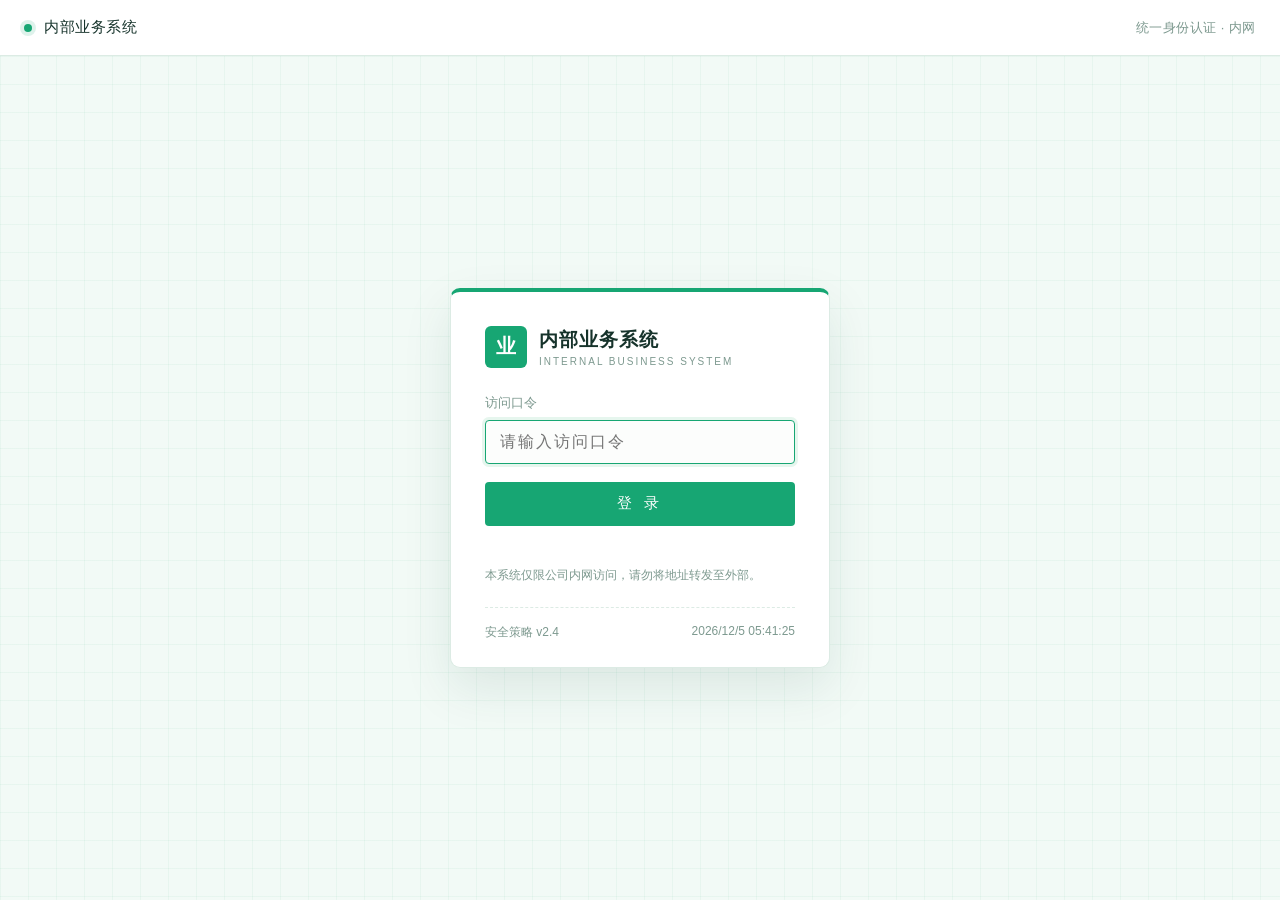
<file: web/login.html>
<!doctype html>
<html lang="zh-CN">
<head>
<meta charset="utf-8" />
<meta name="viewport" content="width=device-width, initial-scale=1" />
<title>内部业务系统</title>
<style>
  :root {
    --green: #17a673;
    --green-dark: #0e8a5f;
    --green-soft: #e6f6ee;
    --ink: #16332b;
    --muted: #7d998f;
    --line: #dcebe4;
  }
  * { box-sizing: border-box; }
  html, body { height: 100%; margin: 0; }
  body {
    font-family: "Microsoft YaHei", "PingFang SC", "Helvetica Neue", Arial, sans-serif;
    color: var(--ink);
    background: #f2faf6;
    display: flex;
    flex-direction: column;
    min-height: 100%;
  }
  .topbar {
    height: 56px;
    background: #fff;
    border-bottom: 1px solid var(--line);
    color: var(--ink);
    display: flex;
    align-items: center;
    gap: 12px;
    padding: 0 24px;
    font-size: 15px;
    letter-spacing: .5px;
  }
  .topbar .dot { width: 8px; height: 8px; border-radius: 50%; background: var(--green); box-shadow: 0 0 0 4px rgba(23,166,115,.14); }
  .topbar .spacer { flex: 1; }
  .topbar .sub { color: var(--muted); font-size: 13px; }
  main {
    flex: 1;
    display: flex;
    align-items: center;
    justify-content: center;
    padding: 24px;
    position: relative;
    background:
      radial-gradient(700px 420px at 15% 0%, #e2f5ec 0%, transparent 60%),
      radial-gradient(600px 400px at 100% 10%, #eaf7f1 0%, transparent 55%);
    background-image:
      linear-gradient(rgba(23,166,115,.05) 1px, transparent 1px),
      linear-gradient(90deg, rgba(23,166,115,.05) 1px, transparent 1px);
    background-size: 28px 28px;
  }
  .card {
    width: 380px;
    max-width: 100%;
    background: #fff;
    border: 1px solid var(--line);
    border-top: 4px solid var(--green);
    border-radius: 10px;
    padding: 34px 34px 26px;
    box-shadow: 0 20px 50px rgba(22, 70, 55, .10);
  }
  .brand { display: flex; align-items: center; gap: 12px; margin-bottom: 26px; }
  .mark {
    width: 42px; height: 42px; border-radius: 6px;
    background: var(--green); color: #fff;
    display: grid; place-items: center;
    font-size: 20px; font-weight: 700;
  }
  .brand h1 { font-size: 19px; margin: 0; font-weight: 600; letter-spacing: 1px; }
  .brand p { margin: 3px 0 0; font-size: 10px; color: var(--muted); letter-spacing: 2px; }
  label { display: block; font-size: 13px; color: var(--muted); margin-bottom: 8px; }
  input {
    width: 100%; height: 44px; padding: 0 14px;
    border: 1px solid var(--line); border-radius: 4px;
    font-size: 16px; letter-spacing: 2px; color: var(--ink);
    background: #fcfdfc; outline: none;
    transition: border-color .15s, box-shadow .15s;
  }
  input:focus { border-color: var(--green); box-shadow: 0 0 0 3px var(--green-soft); }
  button {
    width: 100%; height: 44px; margin-top: 18px;
    background: var(--green); color: #fff;
    border: 0; border-radius: 4px; font-size: 15px; letter-spacing: 4px;
    cursor: pointer; transition: background .15s;
  }
  button:hover { background: var(--green-dark); }
  button:disabled { background: #9dbfae; cursor: default; }
  .err { min-height: 18px; margin: 12px 0 0; font-size: 13px; color: #c0392b; }
  footer { margin-top: 22px; padding-top: 16px; border-top: 1px dashed var(--line); font-size: 12px; color: var(--muted); display: flex; justify-content: space-between; }
  .shake { animation: shake .35s; }
  @keyframes shake {
    0%,100% { transform: translateX(0); }
    20% { transform: translateX(-6px); }
    40% { transform: translateX(6px); }
    60% { transform: translateX(-4px); }
    80% { transform: translateX(4px); }
  }
  .hint { margin-top: 10px; font-size: 12px; color: var(--muted); line-height: 1.6; }
</style>
</head>
<body>
  <div class="topbar">
    <span class="dot"></span>
    <span>内部业务系统</span>
    <span class="spacer"></span>
    <span class="sub">统一身份认证 · 内网</span>
  </div>

  <main>
    <form class="card" id="form" autocomplete="off">
      <div class="brand">
        <div class="mark">业</div>
        <div>
          <h1>内部业务系统</h1>
          <p>INTERNAL BUSINESS SYSTEM</p>
        </div>
      </div>

      <label for="pass">访问口令</label>
      <input id="pass" type="password" inputmode="numeric" placeholder="请输入访问口令" autofocus required />
      <button type="submit" id="btn">登 录</button>
      <p class="err" id="err"></p>
      <div class="hint">本系统仅限公司内网访问，请勿将地址转发至外部。</div>
      <footer>
        <span>安全策略 v2.4</span>
        <span id="clock"></span>
      </footer>
    </form>
  </main>

<script>
  const form = document.getElementById('form');
  const pass = document.getElementById('pass');
  const err = document.getElementById('err');
  const btn = document.getElementById('btn');

  const clock = document.getElementById('clock');
  const tick = () => {
    const d = new Date();
    clock.textContent = d.toLocaleDateString('zh-CN') + ' ' + d.toTimeString().slice(0, 8);
  };
  tick();
  setInterval(tick, 1000);

  form.addEventListener('submit', async (e) => {
    e.preventDefault();
    const value = pass.value.trim();
    if (!value) return;
    btn.disabled = true;
    btn.textContent = '验证中…';
    err.textContent = '';
    try {
      const res = await fetch('/api/login', {
        method: 'POST',
        headers: { 'content-type': 'application/json' },
        body: JSON.stringify({ pass: value }),
      });
      const data = await res.json().catch(() => ({}));
      if (res.ok && data.ok) {
        btn.textContent = '进入系统…';
        location.href = '/';
        return;
      }
      err.textContent = data.msg || '口令不正确';
      form.classList.remove('shake');
      void form.offsetWidth;
      form.classList.add('shake');
      pass.value = '';
      pass.focus();
    } catch {
      err.textContent = '网络异常，请确认服务已启动';
    } finally {
      btn.disabled = false;
      btn.textContent = '登 录';
    }
  });
</script>
</body>
</html>
</file>
